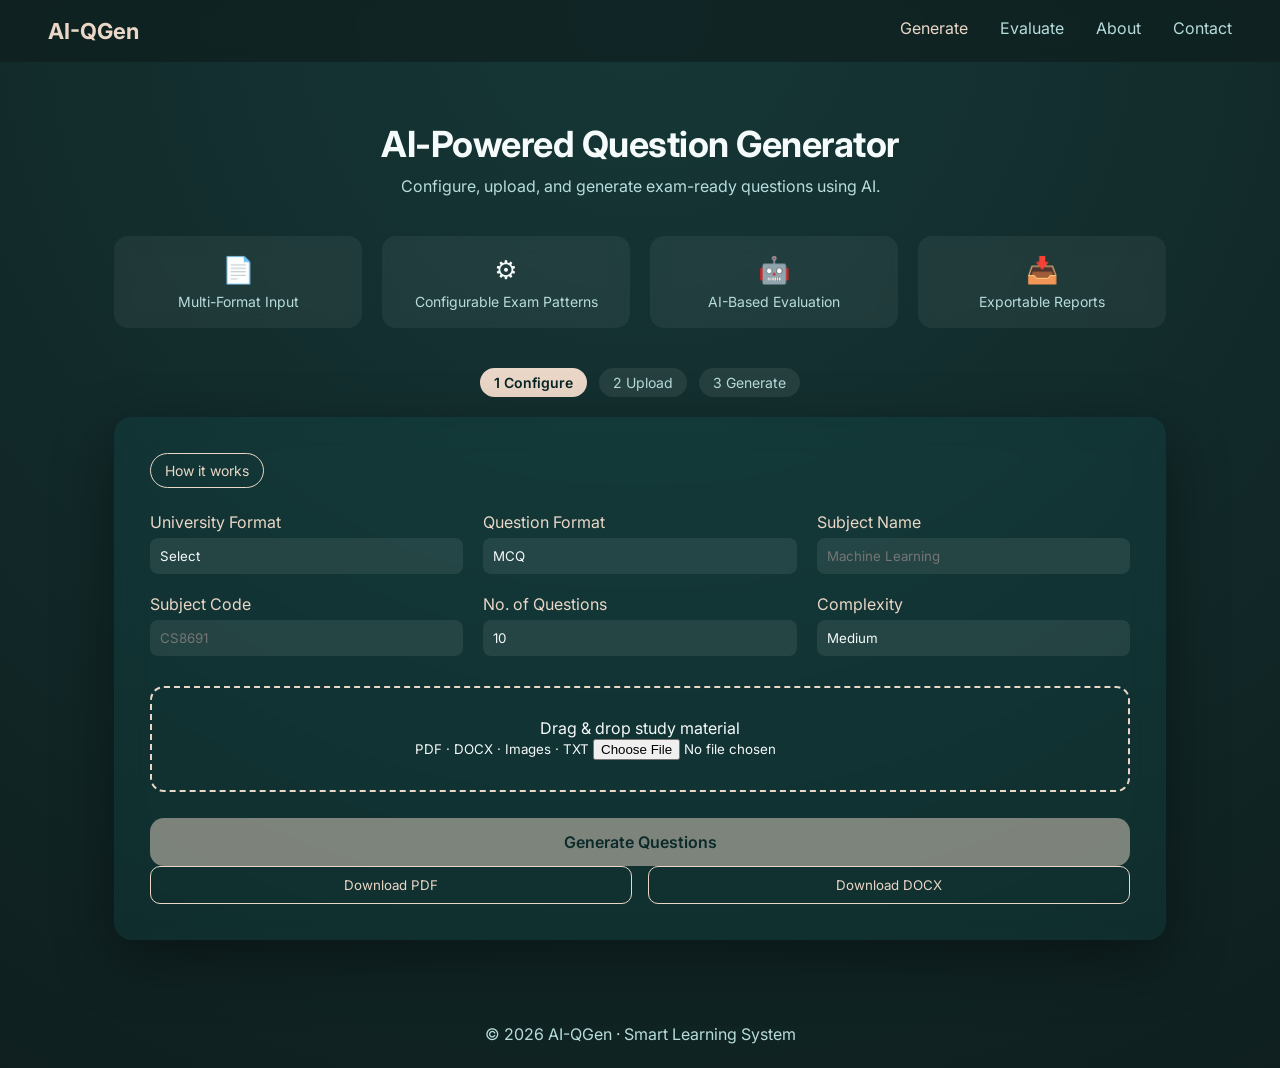
<file: Front-end/index.html>
<!DOCTYPE html>
<html lang="en">

<head>
  <meta charset="UTF-8" />
  <title>AI-QGen | Generate Questions</title>
  <meta name="viewport" content="width=device-width, initial-scale=1.0" />

  <!-- FONT -->
  <link rel="preconnect" href="https://fonts.googleapis.com">
  <link rel="preconnect" href="https://fonts.gstatic.com" crossorigin>
  <link href="https://fonts.googleapis.com/css2?family=Inter:wght@300;400;500;600;700&display=swap" rel="stylesheet">

  <link rel="stylesheet" href="css/base.css" />
  <link rel="stylesheet" href="css/generate.css" />
</head>

<body>

  <!-- NAVBAR -->
  <header class="navbar">
    <div class="logo">AI-QGen</div>
    <nav>
      <a class="active">Generate</a>
      <a href="evaluate.html">Evaluate</a>
      <a href="about.html">About</a>
      <a href="contact.html">Contact</a>
    </nav>
  </header>

  <main class="page">

    <!-- HERO -->
    <section class="hero">
      <h1>AI-Powered Question Generator</h1>
      <p>Configure, upload, and generate exam-ready questions using AI.</p>
    </section>

    <!-- CAPABILITIES -->
    <section class="capabilities">
      <div class="capability"><span>📄</span><p>Multi-Format Input</p></div>
      <div class="capability"><span>⚙️</span><p>Configurable Exam Patterns</p></div>
      <div class="capability"><span>🤖</span><p>AI-Based Evaluation</p></div>
      <div class="capability"><span>📥</span><p>Exportable Reports</p></div>
    </section>

    <!-- STEPS -->
    <div class="steps">
      <div class="step active">1 Configure</div>
      <div class="step">2 Upload</div>
      <div class="step">3 Generate</div>
    </div>

    <section class="glass-card">

      <!-- HOW IT WORKS -->
      <div class="how-it-works">
        <button type="button" class="how-toggle" id="howToggle">
          How it works
        </button>

        <div class="how-content" id="howContent">
          <ol>
            <li>Upload study material (PDF, DOCX, images, notes)</li>
            <li>Select exam format and structure</li>
            <li>Configure difficulty and number of questions</li>
            <li>Generate and download instantly</li>
          </ol>
        </div>
      </div>

      <!-- CONFIG -->
      <div class="config-grid">

        <div class="field">
          <label>University Format</label>
          <select id="university">
            <option value="">Select</option>
            <option>Anna University</option>
            <option>VTU</option>
            <option>JNTU</option>
          </select>
        </div>

        <div class="field">
          <label>Question Format</label>
          <select id="qformat">
            <option>MCQ</option>
            <option>2 Marks</option>
            <option>5 Marks</option>
            <option>10 Marks</option>
            <option>16 Marks</option>
          </select>
        </div>

        <div class="field">
          <label>Subject Name</label>
          <input id="subject" type="text" placeholder="Machine Learning">
        </div>

        <div class="field">
          <label>Subject Code</label>
          <input type="text" placeholder="CS8691">
        </div>

        <div class="field">
          <label>No. of Questions</label>
          <input type="number" value="10">
        </div>

        <div class="field">
          <label>Complexity</label>
          <select>
            <option>Easy</option>
            <option selected>Medium</option>
            <option>Hard</option>
          </select>
        </div>

      </div>

      <!-- UPLOAD -->
      <div class="upload-zone" id="uploadZone">
        <span id="uploadText">
          Drag & drop study material<br>
          <small>PDF · DOCX · Images · TXT</small>
        </span>
        <input type="file" id="fileInput" />
      </div>

      <!-- ACTION -->
      <button
        type="button"
        class="primary-btn disabled"
        id="generateBtn"
        disabled>
        Generate Questions
      </button>

      <!-- OUTPUT -->
      <section class="output" id="output"></section>

      <!-- DOWNLOAD -->
      <div class="download-actions">
        <button type="button" class="ghost-btn">Download PDF</button>
        <button type="button" class="ghost-btn">Download DOCX</button>
      </div>

    </section>

  </main>

  <footer>
    © 2026 AI-QGen · Smart Learning System
  </footer>

  <!-- GLOBAL SAFETY NET -->
  <script>
    document.addEventListener("submit", e => e.preventDefault());
  </script>

  <script src="js/generate.js"></script>
</body>
</html>
</file>
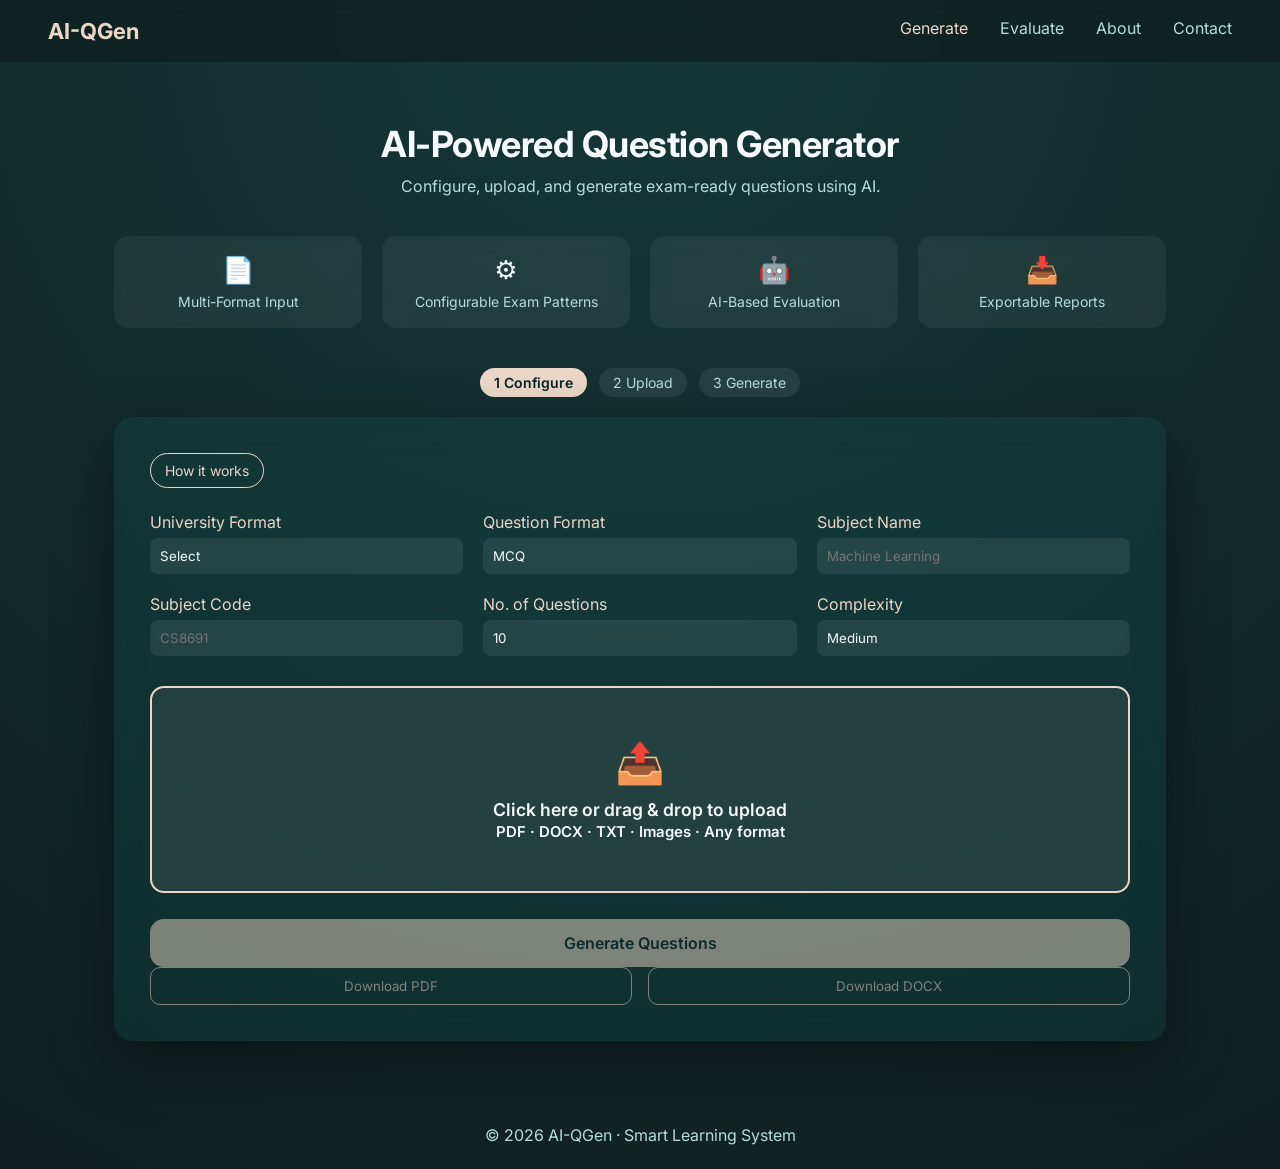
<file: frontend/index.html>
<!DOCTYPE html>
<html lang="en">

<head>
  <meta charset="UTF-8" />
  <title>AI-QGen | Generate Questions</title>
  <meta name="viewport" content="width=device-width, initial-scale=1.0" />

  <!-- FONT -->
  <link rel="preconnect" href="https://fonts.googleapis.com">
  <link rel="preconnect" href="https://fonts.gstatic.com" crossorigin>
  <link href="https://fonts.googleapis.com/css2?family=Inter:wght@300;400;500;600;700&display=swap" rel="stylesheet">

  <link rel="stylesheet" href="css/base.css" />
  <link rel="stylesheet" href="css/generate.css" />
</head>

<body>

  <!-- NAVBAR -->
  <header class="navbar">
    <div class="logo">AI-QGen</div>
    <nav>
      <a class="active">Generate</a>
      <a href="evaluate.html">Evaluate</a>
      <a href="about.html">About</a>
      <a href="contact.html">Contact</a>
    </nav>
  </header>

  <main class="page">

    <!-- HERO -->
    <section class="hero">
      <h1>AI-Powered Question Generator</h1>
      <p>Configure, upload, and generate exam-ready questions using AI.</p>
    </section>

    <!-- CAPABILITIES -->
    <section class="capabilities">
      <div class="capability"><span>📄</span><p>Multi-Format Input</p></div>
      <div class="capability"><span>⚙️</span><p>Configurable Exam Patterns</p></div>
      <div class="capability"><span>🤖</span><p>AI-Based Evaluation</p></div>
      <div class="capability"><span>📥</span><p>Exportable Reports</p></div>
    </section>

    <!-- STEPS -->
    <div class="steps">
      <div class="step active">1 Configure</div>
      <div class="step">2 Upload</div>
      <div class="step">3 Generate</div>
    </div>

    <section class="glass-card">

      <!-- HOW IT WORKS -->
      <div class="how-it-works">
        <button type="button" class="how-toggle" id="howToggle">
          How it works
        </button>

        <div class="how-content" id="howContent">
          <ol>
            <li>Upload study material (PDF, DOCX, images, notes)</li>
            <li>Select exam format and structure</li>
            <li>Configure difficulty and number of questions</li>
            <li>Generate and download instantly</li>
          </ol>
        </div>
      </div>

      <!-- CONFIG -->
      <div class="config-grid">

        <div class="field">
          <label>University Format</label>
          <select id="university">
            <option value="">Select</option>
            <option>Anna University</option>
            <option>VTU</option>
            <option>JNTU</option>
          </select>
        </div>

        <div class="field">
          <label>Question Format</label>
          <select id="qformat">
            <option>MCQ</option>
            <option>2 Marks</option>
            <option>5 Marks</option>
            <option>10 Marks</option>
            <option>16 Marks</option>
          </select>
        </div>

        <div class="field">
          <label>Subject Name</label>
          <input id="subject" type="text" placeholder="Machine Learning">
        </div>

        <div class="field">
          <label>Subject Code</label>
          <input type="text" placeholder="CS8691">
        </div>

        <div class="field">
          <label>No. of Questions</label>
          <input type="number" value="10">
        </div>

        <div class="field">
          <label>Complexity</label>
          <select>
            <option>Easy</option>
            <option selected>Medium</option>
            <option>Hard</option>
          </select>
        </div>

      </div>

      <!-- UPLOAD -->
      <div id="uploadContainer" style="margin-bottom: 26px;">
        <input type="file" id="fileInput" accept=".pdf,.docx,.doc,.txt,.md,.jpg,.jpeg,.png,.gif,.bmp,.xlsx,.csv,text/*,image/*" />
        <div class="upload-zone" id="uploadZone">
          <div style="text-align: center;">
            <div style="font-size: 2.5em; margin-bottom: 12px;">📤</div>
            <span id="uploadText" style="font-size: 1.1em; font-weight: 600;">
              Click here or drag & drop to upload<br>
              <small style="font-size: 0.85em;">PDF · DOCX · TXT · Images · Any format</small>
            </span>
          </div>
        </div>
      </div>

      <!-- ACTION -->
      <button
        type="button"
        class="primary-btn disabled"
        id="generateBtn"
        disabled>
        Generate Questions
      </button>

      <!-- OUTPUT -->
      <section class="output" id="output"></section>

      <!-- DOWNLOAD -->
      <div class="download-actions">
        <button type="button" class="ghost-btn" id="exportPdfBtn" disabled>Download PDF</button>
        <button type="button" class="ghost-btn" id="exportDocxBtn" disabled>Download DOCX</button>
      </div>

    </section>

  </main>

  <footer>
    © 2026 AI-QGen · Smart Learning System
  </footer>

  <!-- GLOBAL SAFETY NET -->
  <script>
    document.addEventListener("submit", e => e.preventDefault());
  </script>

  <script src="js/generate.js"></script>
</body>
</html>
</file>
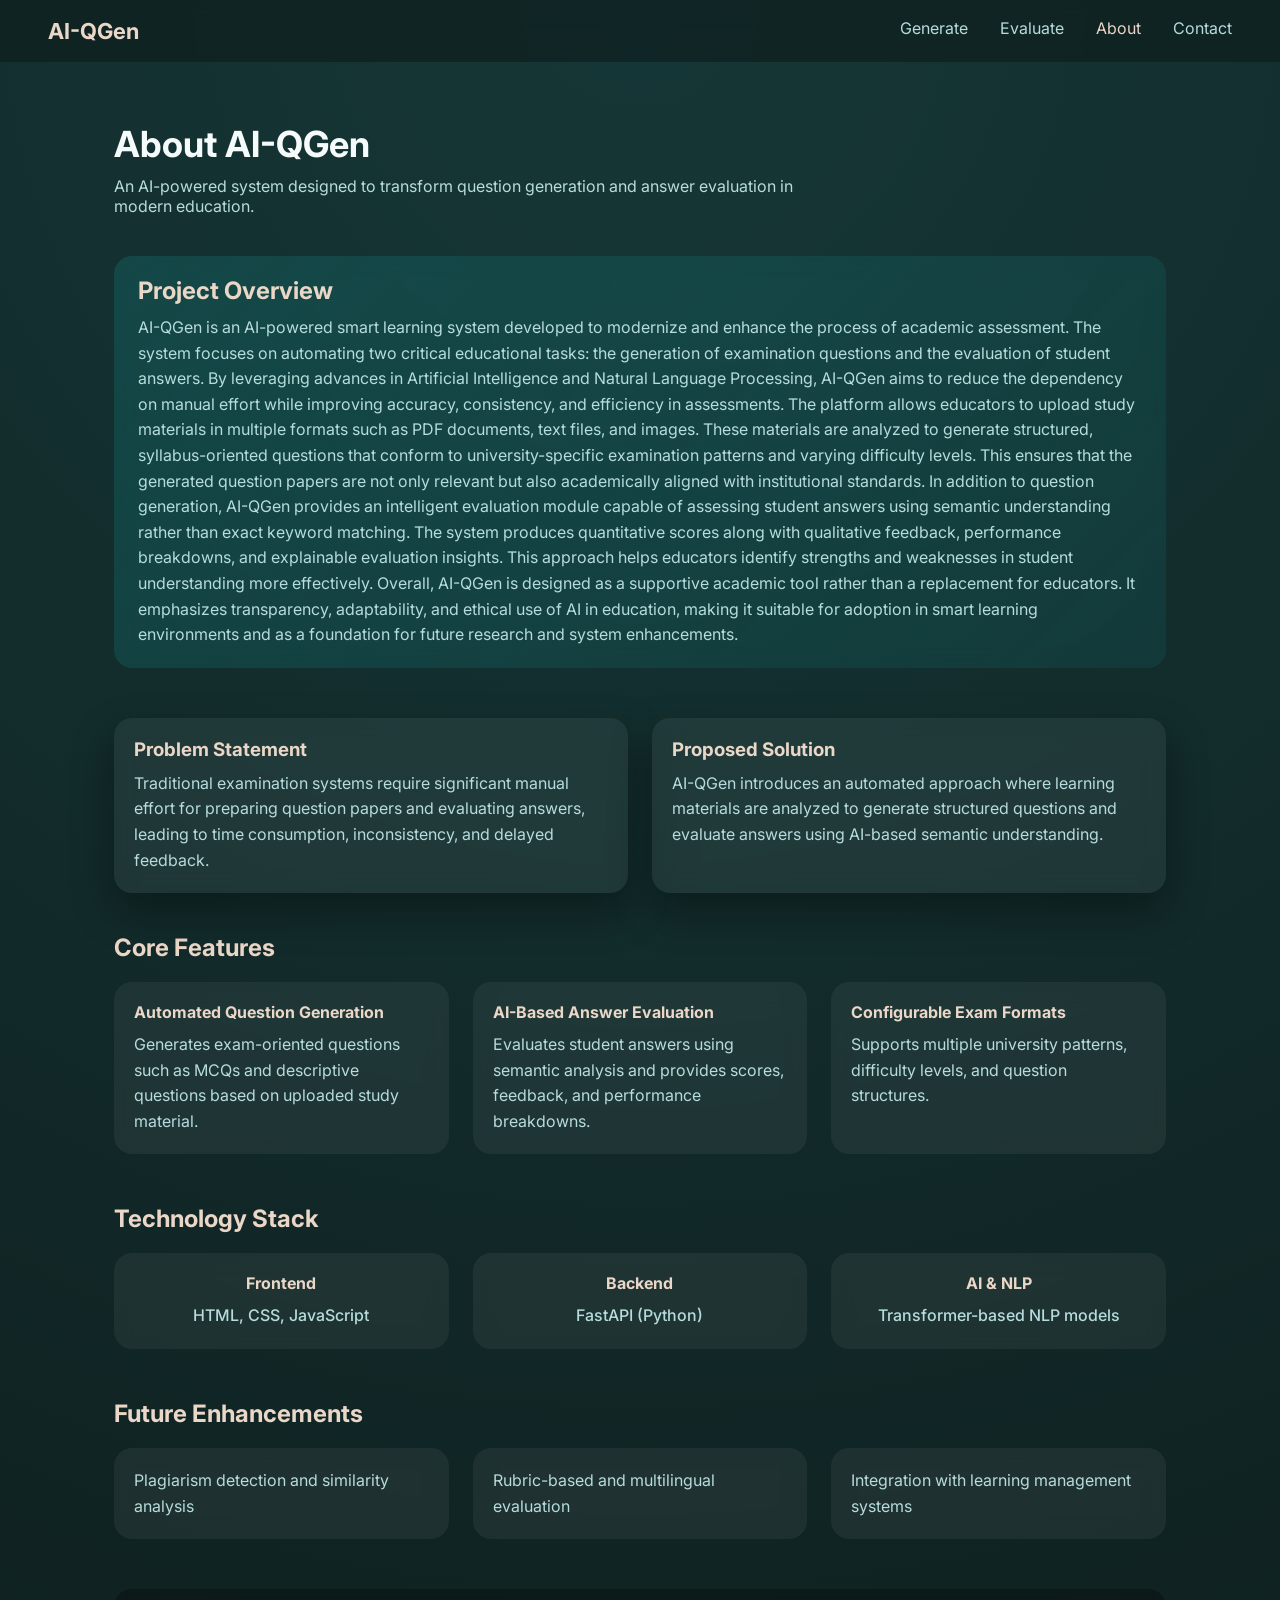
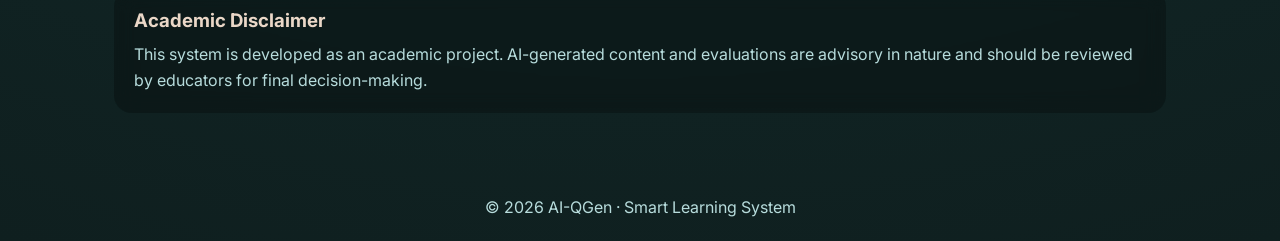
<file: Front-end/about.html>
<!DOCTYPE html>
<html lang="en">

<head>
  <meta charset="UTF-8" />
  <title>AI-QGen | About</title>
  <meta name="viewport" content="width=device-width, initial-scale=1.0" />

  <!-- Font -->
  <link rel="preconnect" href="https://fonts.googleapis.com">
  <link rel="preconnect" href="https://fonts.gstatic.com" crossorigin>
  <link href="https://fonts.googleapis.com/css2?family=Inter:wght@300;400;500;600;700&display=swap" rel="stylesheet">

  <link rel="stylesheet" href="css/base.css" />
  <link rel="stylesheet" href="css/about.css" />
</head>

<body>

  <header class="navbar">
    <div class="logo">AI-QGen</div>
    <nav>
      <a href="index.html">Generate</a>
      <a href="evaluate.html">Evaluate</a>
      <a class="active">About</a>
      <a href="contact.html">Contact</a>
    </nav>
  </header>

  <main class="page">

    <!-- HERO -->
    <section class="hero">
      <h1>About AI-QGen</h1>
      <p>
        An AI-powered system designed to transform question generation
        and answer evaluation in modern education.
      </p>
    </section>

    <!-- OVERVIEW -->
    <section class="card highlight">
      <h2>Project Overview</h2>
      <p>
        AI-QGen is an AI-powered smart learning system developed to modernize and enhance the process of academic
        assessment. The system focuses on automating two critical educational tasks: the generation of examination
        questions and the evaluation of student answers. By leveraging advances in Artificial Intelligence and Natural
        Language Processing, AI-QGen aims to reduce the dependency on manual effort while improving accuracy,
        consistency, and efficiency in assessments.

        The platform allows educators to upload study materials in multiple formats such as PDF documents, text files,
        and images. These materials are analyzed to generate structured, syllabus-oriented questions that conform to
        university-specific examination patterns and varying difficulty levels. This ensures that the generated question
        papers are not only relevant but also academically aligned with institutional standards.

        In addition to question generation, AI-QGen provides an intelligent evaluation module capable of assessing
        student answers using semantic understanding rather than exact keyword matching. The system produces
        quantitative scores along with qualitative feedback, performance breakdowns, and explainable evaluation
        insights. This approach helps educators identify strengths and weaknesses in student understanding more
        effectively.

        Overall, AI-QGen is designed as a supportive academic tool rather than a replacement for educators. It
        emphasizes transparency, adaptability, and ethical use of AI in education, making it suitable for adoption in
        smart learning environments and as a foundation for future research and system enhancements.
      </p>
    </section>

    <!-- PROBLEM & SOLUTION -->
    <section class="grid two">

      <div class="card">
        <h3>Problem Statement</h3>
        <p>
          Traditional examination systems require significant manual effort
          for preparing question papers and evaluating answers, leading to
          time consumption, inconsistency, and delayed feedback.
        </p>
      </div>

      <div class="card">
        <h3>Proposed Solution</h3>
        <p>
          AI-QGen introduces an automated approach where learning materials
          are analyzed to generate structured questions and evaluate answers
          using AI-based semantic understanding.
        </p>
      </div>

    </section>

    <!-- FEATURES -->
    <section>
      <h2 class="section-title">Core Features</h2>

      <div class="grid three">

        <div class="card interactive">
          <h4>Automated Question Generation</h4>
          <p>
            Generates exam-oriented questions such as MCQs and descriptive
            questions based on uploaded study material.
          </p>
        </div>

        <div class="card interactive">
          <h4>AI-Based Answer Evaluation</h4>
          <p>
            Evaluates student answers using semantic analysis and provides
            scores, feedback, and performance breakdowns.
          </p>
        </div>

        <div class="card interactive">
          <h4>Configurable Exam Formats</h4>
          <p>
            Supports multiple university patterns, difficulty levels, and
            question structures.
          </p>
        </div>

      </div>
    </section>

    <!-- TECH STACK -->
    <section>
      <h2 class="section-title">Technology Stack</h2>

      <div class="grid three">

        <div class="card tech">
          <h4>Frontend</h4>
          <p>HTML, CSS, JavaScript</p>
        </div>

        <div class="card tech">
          <h4>Backend</h4>
          <p>FastAPI (Python)</p>
        </div>

        <div class="card tech">
          <h4>AI & NLP</h4>
          <p>Transformer-based NLP models</p>
        </div>

      </div>
    </section>

    <!-- FUTURE SCOPE -->
    <section>
      <h2 class="section-title">Future Enhancements</h2>

      <div class="grid three">

        <div class="card interactive">
          <p>Plagiarism detection and similarity analysis</p>
        </div>

        <div class="card interactive">
          <p>Rubric-based and multilingual evaluation</p>
        </div>

        <div class="card interactive">
          <p>Integration with learning management systems</p>
        </div>

      </div>
    </section>

    <!-- ACADEMIC NOTE -->
    <section class="card note">
      <h3>Academic Disclaimer</h3>
      <p>
        This system is developed as an academic project. AI-generated content
        and evaluations are advisory in nature and should be reviewed by
        educators for final decision-making.
      </p>
    </section>

  </main>

  <footer>
    © 2026 AI-QGen · Smart Learning System
  </footer>

</body>

</html>
</file>
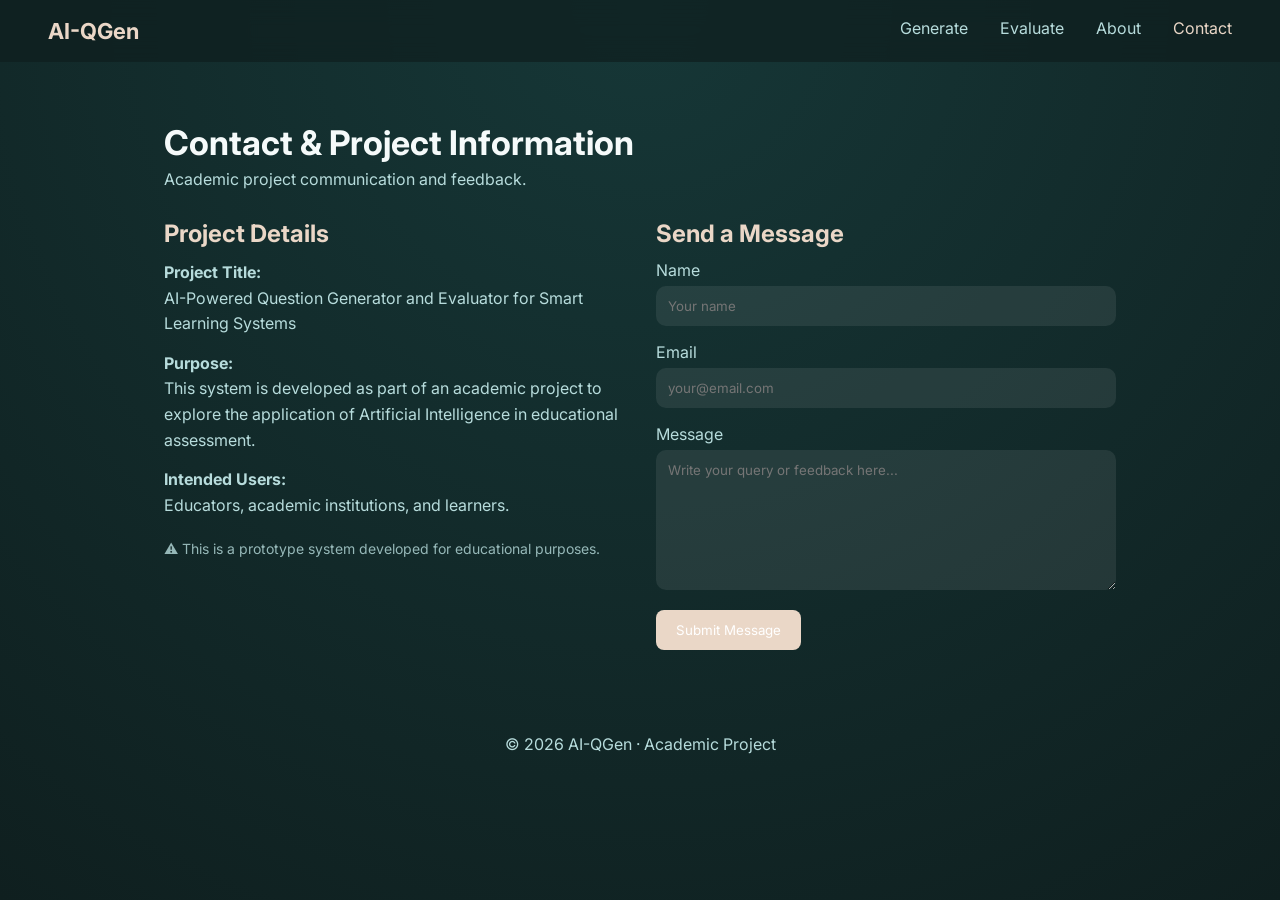
<file: Front-end/contact.html>
<!DOCTYPE html>
<html lang="en">
<head>
  <meta charset="UTF-8" />
  <title>AI-QGen | Contact</title>
  <meta name="viewport" content="width=device-width, initial-scale=1.0" />

  <!-- Font -->
  <link rel="preconnect" href="https://fonts.googleapis.com">
  <link rel="preconnect" href="https://fonts.gstatic.com" crossorigin>
  <link href="https://fonts.googleapis.com/css2?family=Inter:wght@300;400;500;600;700&display=swap" rel="stylesheet">

  <link rel="stylesheet" href="css/base.css" />
  <link rel="stylesheet" href="css/contact.css" />
</head>
<body>

<header class="navbar">
  <div class="logo">AI-QGen</div>
  <nav>
    <a href="index.html">Generate</a>
    <a href="evaluate.html">Evaluate</a>
    <a href="about.html">About</a>
    <a class="active">Contact</a>
  </nav>
</header>

<main class="page">

  <section class="hero">
    <h1>Contact & Project Information</h1>
    <p>Academic project communication and feedback.</p>
  </section>

  <section class="glass-card contact-grid">

    <!-- INFO -->
    <div class="contact-info">
      <h2>Project Details</h2>

      <p>
        <strong>Project Title:</strong><br>
        AI-Powered Question Generator and Evaluator for Smart Learning Systems
      </p>

      <p>
        <strong>Purpose:</strong><br>
        This system is developed as part of an academic project to explore the
        application of Artificial Intelligence in educational assessment.
      </p>

      <p>
        <strong>Intended Users:</strong><br>
        Educators, academic institutions, and learners.
      </p>

      <p class="note">
        ⚠️ This is a prototype system developed for educational purposes.
      </p>
    </div>

    <!-- FORM -->
    <div class="contact-form-wrapper">
      <h2>Send a Message</h2>

      <form class="contact-form">

        <div class="field">
          <label>Name</label>
          <input type="text" placeholder="Your name">
        </div>

        <div class="field">
          <label>Email</label>
          <input type="email" placeholder="your@email.com">
        </div>

        <div class="field">
          <label>Message</label>
          <textarea placeholder="Write your query or feedback here..."></textarea>
        </div>

        <button class="primary-btn">Submit Message</button>

      </form>
    </div>

  </section>

</main>

<footer>
  © 2026 AI-QGen · Academic Project
</footer>

</body>
</html>
</file>
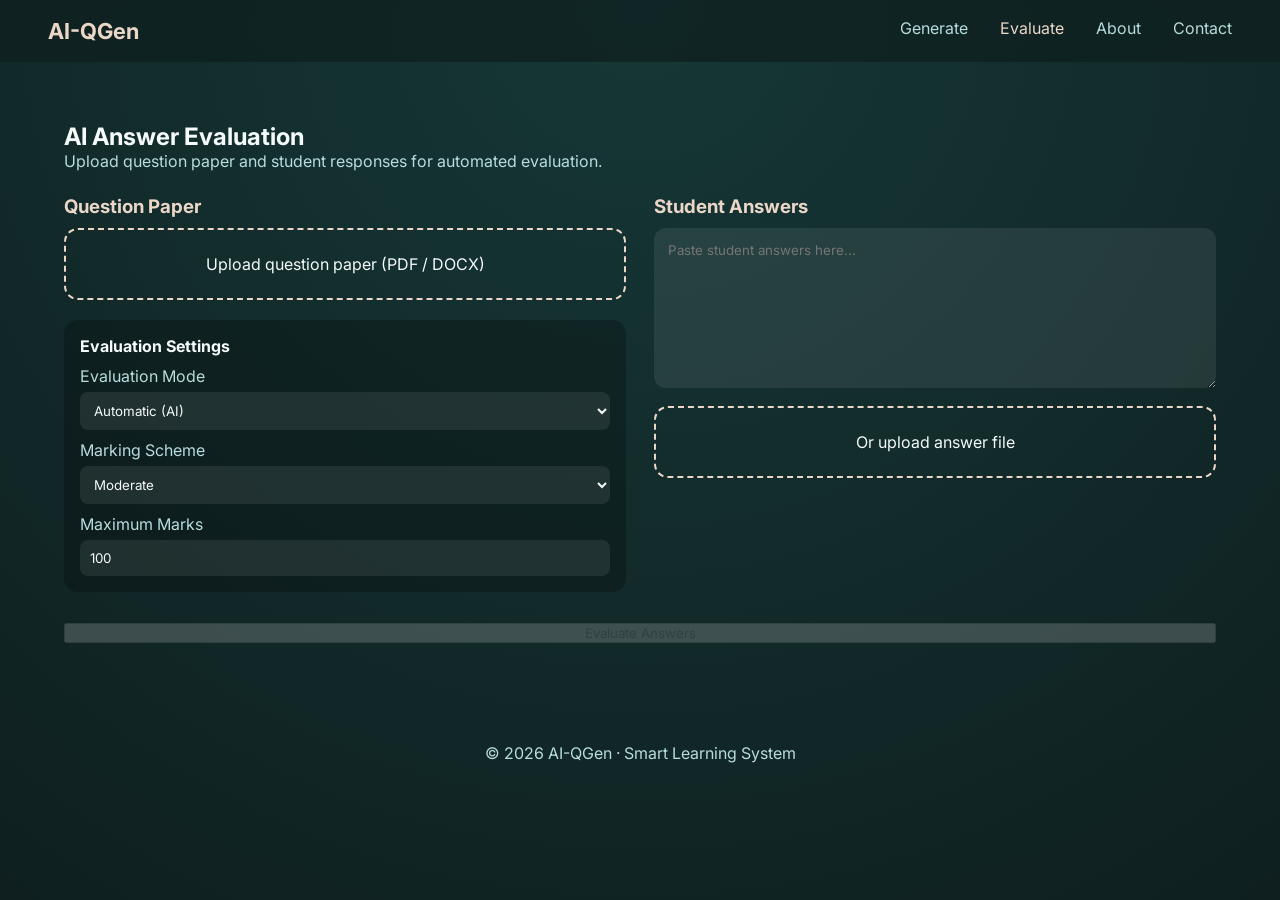
<file: Front-end/evaluate.html>
<!DOCTYPE html>
<html lang="en">
<head>
  <meta charset="UTF-8" />
  <title>AI-QGen | Evaluation</title>
  <meta name="viewport" content="width=device-width, initial-scale=1.0" />

  <!-- Font -->
  <link rel="preconnect" href="https://fonts.googleapis.com">
  <link rel="preconnect" href="https://fonts.gstatic.com" crossorigin>
  <link href="https://fonts.googleapis.com/css2?family=Inter:wght@300;400;500;600;700&display=swap" rel="stylesheet">

  <link rel="stylesheet" href="css/base.css" />
  <link rel="stylesheet" href="css/evaluate.css" />
</head>
<body>

<header class="navbar">
  <div class="logo">AI-QGen</div>
  <nav>
    <a href="index.html">Generate</a>
    <a class="active">Evaluate</a>
    <a href="about.html">About</a>
    <a href="contact.html">Contact</a>
  </nav>
</header>

<main class="page">

  <!-- HERO -->
  <section class="hero">
    <h1>AI Answer Evaluation</h1>
    <p>Upload question paper and student responses for automated evaluation.</p>
  </section>

  <!-- MAIN CARD -->
  <section class="glass-card">

    <!-- UPLOAD GRID -->
    <div class="grid">

      <!-- QUESTION PAPER -->
      <div class="block">
        <h3>Question Paper</h3>
        <div class="upload" id="paperUpload">
          <span id="paperText">Upload question paper (PDF / DOCX)</span>
          <input type="file" id="paperInput" hidden>
        </div>

        <!-- SETTINGS -->
        <div class="settings">
          <h4>Evaluation Settings</h4>

          <label>Evaluation Mode</label>
          <select>
            <option>Automatic (AI)</option>
            <option>Manual Review</option>
          </select>

          <label>Marking Scheme</label>
          <select>
            <option>Moderate</option>
            <option>Strict</option>
            <option>Lenient</option>
          </select>

          <label>Maximum Marks</label>
          <input type="number" value="100">
        </div>
      </div>

      <!-- ANSWERS -->
      <div class="block">
        <h3>Student Answers</h3>

        <textarea id="answerText"
          placeholder="Paste student answers here..."></textarea>

        <div class="upload small" id="answerUpload">
          <span id="answerTextFile">Or upload answer file</span>
          <input type="file" id="answerInput" hidden>
        </div>
      </div>

    </div>

    <!-- ACTION -->
    <button class="primary-btn disabled" id="evaluateBtn" disabled>
      Evaluate Answers
    </button>

    <!-- PROGRESS -->
    <div class="progress" id="progress">
      Evaluating answers using AI…
    </div>

    <!-- RESULTS -->
    <section class="results" id="results">

      <!-- CRITERIA -->
      <div class="criteria">
        <span class="chip active">Concept Accuracy</span>
        <span class="chip active">Keyword Coverage</span>
        <span class="chip active">Structure</span>
        <span class="chip">Grammar</span>
      </div>

      <!-- SCORE -->
      <div class="score-card">
        <div class="score">78<span>/100</span></div>
        <p>Good understanding with minor gaps</p>
      </div>

      <!-- PERFORMANCE -->
      <div class="performance">
        <h3>Section-wise Performance</h3>

        <div class="bar"><label>Concept Understanding</label><span style="width:80%"></span></div>
        <div class="bar"><label>Answer Structure</label><span style="width:65%"></span></div>
        <div class="bar"><label>Clarity</label><span style="width:70%"></span></div>
      </div>

      <!-- COMPARISON -->
      <div class="comparison">
        <h3>Answer Comparison (Sample)</h3>
        <div class="compare-grid">
          <div>
            <h4>Expected Answer</h4>
            <p>Explains supervised learning with labeled training data.</p>
          </div>
          <div>
            <h4>Student Answer</h4>
            <p>Defines learning but misses labeled data explanation.</p>
          </div>
        </div>
      </div>

      <!-- EXPLAINABILITY -->
      <div class="explain">
        <h3>How AI Evaluated</h3>
        <ul>
          <li>Matched key concepts from reference answers</li>
          <li>Detected missing explanations</li>
          <li>Analyzed structure and clarity</li>
        </ul>
      </div>

      <!-- MANUAL -->
      <div class="manual">
        <h3>Manual Review (Future Scope)</h3>
        <input type="number" placeholder="Adjust score (+/-)">
        <textarea placeholder="Teacher remark (optional)"></textarea>
      </div>

      <!-- DOWNLOAD -->
      <div class="download">
        <button class="ghost-btn">Download PDF</button>
        <button class="ghost-btn">Download DOCX</button>
      </div>

    </section>

  </section>

</main>

<footer>
  © 2026 AI-QGen · Smart Learning System
</footer>

<script src="js/evaluate.js"></script>
</body>
</html>
</file>
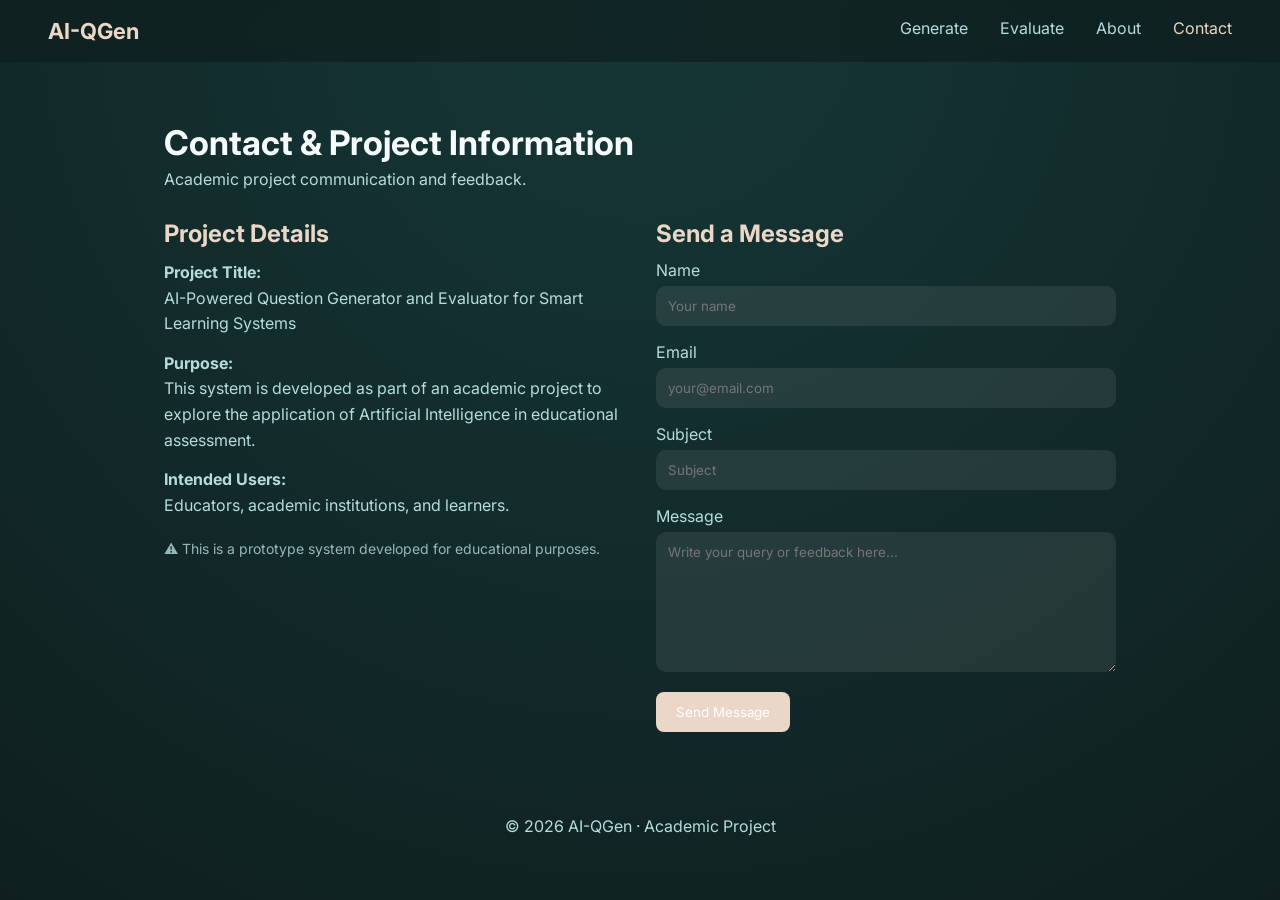
<file: frontend/contact.html>
<!DOCTYPE html>
<html lang="en">
<head>
  <meta charset="UTF-8" />
  <title>AI-QGen | Contact</title>
  <meta name="viewport" content="width=device-width, initial-scale=1.0" />

  <!-- Font -->
  <link rel="preconnect" href="https://fonts.googleapis.com">
  <link rel="preconnect" href="https://fonts.gstatic.com" crossorigin>
  <link href="https://fonts.googleapis.com/css2?family=Inter:wght@300;400;500;600;700&display=swap" rel="stylesheet">

  <link rel="stylesheet" href="css/base.css" />
  <link rel="stylesheet" href="css/contact.css" />
</head>
<body>

<header class="navbar">
  <div class="logo">AI-QGen</div>
  <nav>
    <a href="index.html">Generate</a>
    <a href="evaluate.html">Evaluate</a>
    <a href="about.html">About</a>
    <a class="active">Contact</a>
  </nav>
</header>

<main class="page">

  <section class="hero">
    <h1>Contact & Project Information</h1>
    <p>Academic project communication and feedback.</p>
  </section>

  <section class="glass-card contact-grid">

    <!-- INFO -->
    <div class="contact-info">
      <h2>Project Details</h2>

      <p>
        <strong>Project Title:</strong><br>
        AI-Powered Question Generator and Evaluator for Smart Learning Systems
      </p>

      <p>
        <strong>Purpose:</strong><br>
        This system is developed as part of an academic project to explore the
        application of Artificial Intelligence in educational assessment.
      </p>

      <p>
        <strong>Intended Users:</strong><br>
        Educators, academic institutions, and learners.
      </p>

      <p class="note">
        ⚠️ This is a prototype system developed for educational purposes.
      </p>
    </div>

    <!-- FORM -->
    <div class="contact-form-wrapper">
      <h2>Send a Message</h2>

      <form class="contact-form" id="contactForm">

        <div class="field">
          <label>Name</label>
          <input type="text" name="name" placeholder="Your name" required>
        </div>

        <div class="field">
          <label>Email</label>
          <input type="email" name="email" placeholder="your@email.com" required>
        </div>

        <div class="field">
          <label>Subject</label>
          <input type="text" name="subject" placeholder="Subject" required>
        </div>

        <div class="field">
          <label>Message</label>
          <textarea name="message" placeholder="Write your query or feedback here..." required></textarea>
        </div>

        <button class="primary-btn" id="submitBtn">Send Message</button>

      </form>

      <div id="result"></div>
    </div>

  </section>

</main>

<footer>
  © 2026 AI-QGen · Academic Project
</footer>

<script src="js/contact.js"></script>
</body>
</html>
</file>
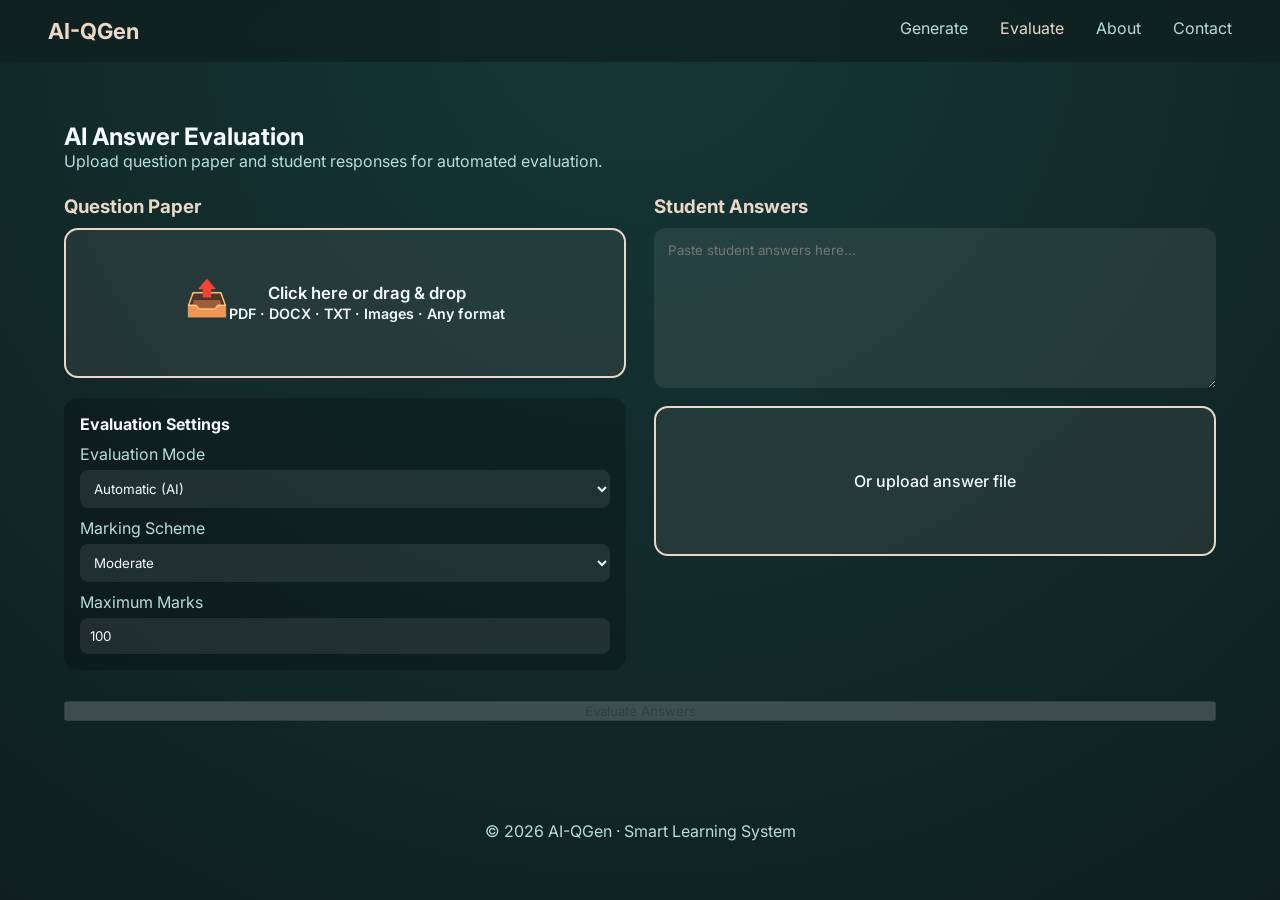
<file: frontend/evaluate.html>
<!DOCTYPE html>
<html lang="en">
<head>
  <meta charset="UTF-8" />
  <title>AI-QGen | Evaluation</title>
  <meta name="viewport" content="width=device-width, initial-scale=1.0" />

  <!-- Font -->
  <link rel="preconnect" href="https://fonts.googleapis.com">
  <link rel="preconnect" href="https://fonts.gstatic.com" crossorigin>
  <link href="https://fonts.googleapis.com/css2?family=Inter:wght@300;400;500;600;700&display=swap" rel="stylesheet">

  <link rel="stylesheet" href="css/base.css" />
  <link rel="stylesheet" href="css/evaluate.css" />
</head>
<body>

<header class="navbar">
  <div class="logo">AI-QGen</div>
  <nav>
    <a href="index.html">Generate</a>
    <a class="active">Evaluate</a>
    <a href="about.html">About</a>
    <a href="contact.html">Contact</a>
  </nav>
</header>

<main class="page">

  <!-- HERO -->
  <section class="hero">
    <h1>AI Answer Evaluation</h1>
    <p>Upload question paper and student responses for automated evaluation.</p>
  </section>

  <!-- MAIN CARD -->
  <section class="glass-card">

    <!-- UPLOAD GRID -->
    <div class="grid">

      <!-- QUESTION PAPER -->
      <div class="block">
        <h3>Question Paper</h3>
        <div class="upload" id="uploadZone">
          <div style="font-size: 2.2em; margin-bottom: 12px;">📤</div>
          <span id="uploadText" style="font-size: 1.05em; font-weight: 600;">
            Click here or drag & drop<br>
            <small style="font-size: 0.85em;">PDF · DOCX · TXT · Images · Any format</small>
          </span>
          <input type="file" id="fileInput" hidden>
        </div>

        <!-- SETTINGS -->
        <div class="settings">
          <h4>Evaluation Settings</h4>

          <label>Evaluation Mode</label>
          <select>
            <option>Automatic (AI)</option>
            <option>Manual Review</option>
          </select>

          <label>Marking Scheme</label>
          <select>
            <option>Moderate</option>
            <option>Strict</option>
            <option>Lenient</option>
          </select>

          <label>Maximum Marks</label>
          <input type="number" value="100">
        </div>
      </div>

      <!-- ANSWERS -->
      <div class="block">
        <h3>Student Answers</h3>

        <textarea id="answerText"
          placeholder="Paste student answers here..."></textarea>

        <div class="upload small" id="answerUpload">
          <span id="answerTextFile">Or upload answer file</span>
          <input type="file" id="answerInput" hidden>
        </div>
      </div>

    </div>

    <!-- ACTION -->
    <button class="primary-btn disabled" id="evaluateBtn" disabled>
      Evaluate Answers
    </button>

    <!-- RESULT -->
    <div id="result"></div>

    <!-- RESULTS -->
    <section class="results" id="results">

      <!-- CRITERIA -->
      <div class="criteria">
        <span class="chip active">Concept Accuracy</span>
        <span class="chip active">Keyword Coverage</span>
        <span class="chip active">Structure</span>
        <span class="chip">Grammar</span>
      </div>

      <!-- SCORE -->
      <div class="score-card">
        <div class="score">78<span>/100</span></div>
        <p>Good understanding with minor gaps</p>
      </div>

      <!-- PERFORMANCE -->
      <div class="performance">
        <h3>Section-wise Performance</h3>

        <div class="bar"><label>Concept Understanding</label><span style="width:80%"></span></div>
        <div class="bar"><label>Answer Structure</label><span style="width:65%"></span></div>
        <div class="bar"><label>Clarity</label><span style="width:70%"></span></div>
      </div>

      <!-- COMPARISON -->
      <div class="comparison">
        <h3>Answer Comparison (Sample)</h3>
        <div class="compare-grid">
          <div>
            <h4>Expected Answer</h4>
            <p>Explains supervised learning with labeled training data.</p>
          </div>
          <div>
            <h4>Student Answer</h4>
            <p>Defines learning but misses labeled data explanation.</p>
          </div>
        </div>
      </div>

      <!-- EXPLAINABILITY -->
      <div class="explain">
        <h3>How AI Evaluated</h3>
        <ul>
          <li>Matched key concepts from reference answers</li>
          <li>Detected missing explanations</li>
          <li>Analyzed structure and clarity</li>
        </ul>
      </div>

      <!-- MANUAL -->
      <div class="manual">
        <h3>Manual Review (Future Scope)</h3>
        <input type="number" placeholder="Adjust score (+/-)">
        <textarea placeholder="Teacher remark (optional)"></textarea>
      </div>

      <!-- DOWNLOAD -->
      <div class="download">
        <button class="ghost-btn">Download PDF</button>
        <button class="ghost-btn">Download DOCX</button>
      </div>

    </section>

  </section>

</main>

<footer>
  © 2026 AI-QGen · Smart Learning System
</footer>

<script src="js/evaluate.js"></script>
</body>
</html>
</file>
<file: Front-end/css/base.css>
:root {
  --primary: #157575;
  --accent: #EAD7C7;
  --bg: #0f1f1f;
  --card: rgba(21,117,117,0.15);
  --text: #f5fafa;
  --muted: #b7dcdc;
}

* {
  box-sizing: border-box;
  margin: 0;
  padding: 0;
  font-family: "Inter", system-ui, -apple-system, BlinkMacSystemFont, sans-serif;
}

body {
  background: radial-gradient(circle at top, #163737, var(--bg));
  color: var(--text);
  min-height: 100vh;
}

/* NAVBAR */
.navbar {
  position: sticky;
  top: 0;
  display: flex;
  justify-content: space-between;
  padding: 18px 48px;
  backdrop-filter: blur(12px);
  background: rgba(15,31,31,0.7);
  z-index: 10;
}

.logo {
  font-size: 22px;
  font-weight: 700;
  color: var(--accent);
}

.navbar nav a {
  margin-left: 28px;
  text-decoration: none;
  color: var(--muted);
  position: relative;
  transition: 0.25s;
}

.navbar nav a::after {
  content: "";
  position: absolute;
  left: 0;
  bottom: -6px;
  width: 0;
  height: 2px;
  background: var(--accent);
  transition: 0.25s;
}

.navbar nav a:hover,
.navbar nav a.active {
  color: var(--accent);
}

.navbar nav a:hover::after {
  width: 100%;
}

/* FOOTER */
footer {
  text-align: center;
  padding: 24px;
  color: var(--muted);
}
:focus-visible {
  outline: 2px solid var(--accent);
  outline-offset: 2px;
}
button {
  transition: transform 0.25s ease, box-shadow 0.25s ease;
}

button:hover:not(:disabled) {
  transform: translateY(-2px);
}
button:disabled {
  opacity: 0.5;
  cursor: not-allowed;
}
button, .step, .upload-area {
  user-select: none;
}
</file>
<file: Front-end/css/generate.css>
.page {
  max-width: 1100px;
  margin: 60px auto;
  padding: 0 24px;
}

.hero {
  text-align: center;
  margin-bottom: 40px;
}

.hero h1 {
  font-size: 36px;
  margin-bottom: 10px;
  font-weight: 700;
  letter-spacing: -0.5px;
}

.hero p {
  color: var(--muted);
  font-weight: 400;
}

.glass-card {
  background: var(--card);
  backdrop-filter: blur(16px);
  border-radius: 18px;
  padding: 36px;
  box-shadow: 0 20px 60px rgba(0,0,0,0.4);
  animation: fadeUp 0.6s ease;
}

@keyframes fadeUp {
  from { opacity: 0; transform: translateY(20px); }
  to { opacity: 1; transform: translateY(0); }
}

/* CONFIG */
.config-grid {
  display: grid;
  grid-template-columns: repeat(auto-fit,minmax(240px,1fr));
  gap: 20px;
  margin-bottom: 30px;
}

.field label {
  display: block;
  margin-bottom: 6px;
  color: var(--accent);
}

.field input,
.field select {
  width: 100%;
  padding: 10px;
  border-radius: 8px;
  border: none;
  background: rgba(255,255,255,0.08);
  color: var(--text);
  appearance: none;
}
.field select option {
  background-color: #0f1f1f;   /* dark background */
  color: #EAD7C7;              /* readable accent text */
}

/* UPLOAD */
.upload-zone {
  border: 2px dashed var(--accent);
  border-radius: 14px;
  padding: 30px;
  text-align: center;
  cursor: pointer;
  margin-bottom: 26px;
  transition: 0.3s;
}

.upload-zone:hover {
  background: rgba(234,215,199,0.1);
  transform: translateY(-4px);
}

/* BUTTONS */
.primary-btn {
  width: 100%;
  padding: 14px;
  background: var(--accent);
  color: #082424;
  border: none;
  border-radius: 14px;
  font-size: 16px;
  font-weight: 700;
  cursor: pointer;
  transition: 0.3s;
  font-weight: 600;
}

.primary-btn:hover {
  transform: translateY(-3px);
  box-shadow: 0 12px 30px rgba(234,215,199,0.4);
}

.download-bar {
  display: flex;
  justify-content: center;
  gap: 20px;
  margin-top: 26px;
}

.ghost-btn {
  background: transparent;
  border: 1px solid var(--accent);
  color: var(--accent);
  padding: 10px 22px;
  border-radius: 10px;
  cursor: pointer;
  transition: 0.25s;
}

.ghost-btn:hover {
  background: var(--accent);
  color: #082424;
}

.steps {
  display: flex;
  gap: 12px;
  justify-content: center;
  margin-bottom: 20px;
}

.step {
  padding: 6px 14px;
  border-radius: 20px;
  background: rgba(255,255,255,0.08);
  color: var(--muted);
  font-size: 14px;
}

.step.active {
  background: var(--accent);
  color: #082424;
  font-weight: 600;
}

.info {
  cursor: help;
  color: var(--accent);
  font-size: 13px;
}

/* UPLOAD STATES */
.upload-zone.file-selected {
  border-style: solid;
  background: rgba(234,215,199,0.12);
}

/* SUMMARY */
.summary {
  background: rgba(0,0,0,0.2);
  border-radius: 10px;
  padding: 14px;
  margin-bottom: 20px;
  color: var(--muted);
}

/* PROGRESS */
.progress {
  display: none;
  text-align: center;
  margin-top: 16px;
  color: var(--accent);
  animation: pulse 1.2s infinite;
}

@keyframes pulse {
  0% { opacity: .4 }
  50% { opacity: 1 }
  100% { opacity: .4 }
}

.primary-btn.disabled {
  opacity: 0.5;
  cursor: not-allowed;
}
/* ============================
   GENERATED OUTPUT
   ============================ */

.output {
  display: none;
  margin-top: 32px;
  padding: 20px;
  border-radius: 14px;
  background: rgba(0,0,0,0.25);
}

.output h3 {
  margin-bottom: 10px;
  color: var(--accent);
}

.output-info {
  margin-bottom: 16px;
  color: var(--muted);
}

.output-info .muted {
  font-size: 14px;
  opacity: 0.8;
}

.download-actions {
  display: flex;
  gap: 16px;
  flex-wrap: wrap;
}
.download-actions .ghost-btn {
  flex: 1;
  text-align: center;
}
/* ============================
   CAPABILITIES STRIP
   ============================ */

.capabilities {
  display: grid;
  grid-template-columns: repeat(auto-fit, minmax(180px, 1fr));
  gap: 20px;
  margin: 30px 0 40px;
}

.capability {
  background: rgba(255,255,255,0.06);
  backdrop-filter: blur(8px);
  border-radius: 14px;
  padding: 18px;
  text-align: center;
  transition: 0.25s ease;
}

.capability span {
  font-size: 26px;
  display: block;
  margin-bottom: 8px;
}

.capability p {
  color: var(--muted);
  font-size: 14px;
}

.capability:hover {
  transform: translateY(-4px);
  background: rgba(234,215,199,0.12);
}
/* ============================
   RESPONSIVE
   ============================ */
/* ============================
   HOW IT WORKS PANEL
   ============================ */

.how-it-works {
  margin-bottom: 24px;
}

.how-toggle {
  background: transparent;
  border: 1px solid var(--accent);
  color: var(--accent);
  padding: 8px 14px;
  border-radius: 20px;
  cursor: pointer;
  font-size: 14px;
}

.how-toggle:hover {
  background: var(--accent);
  color: #082424;
}

.how-content {
  margin-top: 14px;
  padding: 16px;
  border-radius: 14px;
  background: rgba(0,0,0,0.25);
  display: none;
}

.how-content ol {
  padding-left: 18px;
  color: var(--muted);
}

.how-content li {
  margin-bottom: 8px;
}
</file>
<file: frontend/css/base.css>
:root {
  --primary: #157575;
  --accent: #EAD7C7;
  --bg: #0f1f1f;
  --card: rgba(21,117,117,0.15);
  --text: #f5fafa;
  --muted: #b7dcdc;
}

* {
  box-sizing: border-box;
  margin: 0;
  padding: 0;
  font-family: "Inter", system-ui, -apple-system, BlinkMacSystemFont, sans-serif;
}

body {
  background: radial-gradient(circle at top, #163737, var(--bg));
  color: var(--text);
  min-height: 100vh;
}

/* NAVBAR */
.navbar {
  position: sticky;
  top: 0;
  display: flex;
  justify-content: space-between;
  padding: 18px 48px;
  backdrop-filter: blur(12px);
  background: rgba(15,31,31,0.7);
  z-index: 10;
}

.logo {
  font-size: 22px;
  font-weight: 700;
  color: var(--accent);
}

.navbar nav a {
  margin-left: 28px;
  text-decoration: none;
  color: var(--muted);
  position: relative;
  transition: 0.25s;
}

.navbar nav a::after {
  content: "";
  position: absolute;
  left: 0;
  bottom: -6px;
  width: 0;
  height: 2px;
  background: var(--accent);
  transition: 0.25s;
}

.navbar nav a:hover,
.navbar nav a.active {
  color: var(--accent);
}

.navbar nav a:hover::after {
  width: 100%;
}

/* FOOTER */
footer {
  text-align: center;
  padding: 24px;
  color: var(--muted);
}
:focus-visible {
  outline: 2px solid var(--accent);
  outline-offset: 2px;
}
button {
  transition: transform 0.25s ease, box-shadow 0.25s ease;
}

button:hover:not(:disabled) {
  transform: translateY(-2px);
}
button:disabled {
  opacity: 0.5;
  cursor: not-allowed;
}
button, .step, .upload-area {
  user-select: none;
}
</file>
<file: frontend/css/generate.css>
.page {
  max-width: 1100px;
  margin: 60px auto;
  padding: 0 24px;
}

.hero {
  text-align: center;
  margin-bottom: 40px;
}

.hero h1 {
  font-size: 36px;
  margin-bottom: 10px;
  font-weight: 700;
  letter-spacing: -0.5px;
}

.hero p {
  color: var(--muted);
  font-weight: 400;
}

.glass-card {
  background: var(--card);
  backdrop-filter: blur(16px);
  border-radius: 18px;
  padding: 36px;
  box-shadow: 0 20px 60px rgba(0,0,0,0.4);
  animation: fadeUp 0.6s ease;
}

@keyframes fadeUp {
  from { opacity: 0; transform: translateY(20px); }
  to { opacity: 1; transform: translateY(0); }
}

/* CONFIG */
.config-grid {
  display: grid;
  grid-template-columns: repeat(auto-fit,minmax(240px,1fr));
  gap: 20px;
  margin-bottom: 30px;
}

.field label {
  display: block;
  margin-bottom: 6px;
  color: var(--accent);
}

.field input,
.field select {
  width: 100%;
  padding: 10px;
  border-radius: 8px;
  border: none;
  background: rgba(255,255,255,0.08);
  color: var(--text);
  appearance: none;
}
.field select option {
  background-color: #0f1f1f;   /* dark background */
  color: #EAD7C7;              /* readable accent text */
}

/* FILE INPUT STYLING */
#fileInput {
  display: none;
}

/* UPLOAD */
.upload-zone {
  border: 2px solid var(--accent);
  border-radius: 14px;
  padding: 50px 30px;
  text-align: center;
  cursor: pointer;
  margin-bottom: 26px;
  transition: all 0.3s ease;
  background: rgba(234,215,199,0.08);
  min-height: 160px;
  display: flex;
  align-items: center;
  justify-content: center;
  user-select: none;
  font-weight: 500;
  pointer-events: auto;
}

.upload-zone:hover {
  background: rgba(234,215,199,0.18);
  border-color: rgba(234,215,199,1);
  transform: translateY(-4px);
  box-shadow: 0 12px 30px rgba(234,215,199,0.25);
}

.upload-zone:active {
  transform: translateY(-2px);
}

/* BUTTONS */
.upload-btn {
  width: 100%;
  padding: 12px 16px;
  background: var(--accent);
  color: #082424;
  border: none;
  border-radius: 10px;
  font-size: 14px;
  font-weight: 600;
  cursor: pointer;
  transition: all 0.3s ease;
  margin-bottom: 20px;
}

.upload-btn:hover {
  transform: translateY(-2px);
  box-shadow: 0 8px 20px rgba(234,215,199,0.3);
}

.primary-btn {
  width: 100%;
  padding: 14px;
  background: var(--accent);
  color: #082424;
  border: none;
  border-radius: 14px;
  font-size: 16px;
  font-weight: 700;
  cursor: pointer;
  transition: 0.3s;
  font-weight: 600;
}

.primary-btn:hover {
  transform: translateY(-3px);
  box-shadow: 0 12px 30px rgba(234,215,199,0.4);
}

.download-bar {
  display: flex;
  justify-content: center;
  gap: 20px;
  margin-top: 26px;
}

.ghost-btn {
  background: transparent;
  border: 1px solid var(--accent);
  color: var(--accent);
  padding: 10px 22px;
  border-radius: 10px;
  cursor: pointer;
  transition: 0.25s;
}

.ghost-btn:hover {
  background: var(--accent);
  color: #082424;
}

.steps {
  display: flex;
  gap: 12px;
  justify-content: center;
  margin-bottom: 20px;
}

.step {
  padding: 6px 14px;
  border-radius: 20px;
  background: rgba(255,255,255,0.08);
  color: var(--muted);
  font-size: 14px;
}

.step.active {
  background: var(--accent);
  color: #082424;
  font-weight: 600;
}

.info {
  cursor: help;
  color: var(--accent);
  font-size: 13px;
}

/* UPLOAD STATES */
.upload-zone.file-selected {
  border-style: solid;
  background: rgba(234,215,199,0.12);
  border-color: #4CAF50;
}

.upload-zone.file-uploaded {
  border-style: solid;
  background: rgba(76,175,80,0.1);
  border-color: #4CAF50;
}

/* SUMMARY */
.summary {
  background: rgba(0,0,0,0.2);
  border-radius: 10px;
  padding: 14px;
  margin-bottom: 20px;
  color: var(--muted);
}

/* PROGRESS */
.progress {
  display: none;
  text-align: center;
  margin-top: 16px;
  color: var(--accent);
  animation: pulse 1.2s infinite;
}

@keyframes pulse {
  0% { opacity: .4 }
  50% { opacity: 1 }
  100% { opacity: .4 }
}

.primary-btn.disabled {
  opacity: 0.5;
  cursor: not-allowed;
}
/* ============================
   GENERATED OUTPUT
   ============================ */

.output {
  display: none;
  margin-top: 32px;
  padding: 20px;
  border-radius: 14px;
  background: rgba(0,0,0,0.25);
}

.output h3 {
  margin-bottom: 10px;
  color: var(--accent);
}

.output-info {
  margin-bottom: 16px;
  color: var(--muted);
}

.output-info .muted {
  font-size: 14px;
  opacity: 0.8;
}

.download-actions {
  display: flex;
  gap: 16px;
  flex-wrap: wrap;
}
.download-actions .ghost-btn {
  flex: 1;
  text-align: center;
}
/* ============================
   CAPABILITIES STRIP
   ============================ */

.capabilities {
  display: grid;
  grid-template-columns: repeat(auto-fit, minmax(180px, 1fr));
  gap: 20px;
  margin: 30px 0 40px;
}

.capability {
  background: rgba(255,255,255,0.06);
  backdrop-filter: blur(8px);
  border-radius: 14px;
  padding: 18px;
  text-align: center;
  transition: 0.25s ease;
}

.capability span {
  font-size: 26px;
  display: block;
  margin-bottom: 8px;
}

.capability p {
  color: var(--muted);
  font-size: 14px;
}

.capability:hover {
  transform: translateY(-4px);
  background: rgba(234,215,199,0.12);
}
/* ============================
   RESPONSIVE
   ============================ */
/* ============================
   HOW IT WORKS PANEL
   ============================ */

.how-it-works {
  margin-bottom: 24px;
}

.how-toggle {
  background: transparent;
  border: 1px solid var(--accent);
  color: var(--accent);
  padding: 8px 14px;
  border-radius: 20px;
  cursor: pointer;
  font-size: 14px;
}

.how-toggle:hover {
  background: var(--accent);
  color: #082424;
}

.how-content {
  margin-top: 14px;
  padding: 16px;
  border-radius: 14px;
  background: rgba(0,0,0,0.25);
  display: none;
}

.how-content ol {
  padding-left: 18px;
  color: var(--muted);
}

.how-content li {
  margin-bottom: 8px;
}
</file>
<file: Front-end/css/about.css>
.page {
  max-width: 1100px;
  margin: 60px auto;
  padding: 0 24px;
}

.hero {
  margin-bottom: 40px;
}

.hero h1 {
  font-size: 36px;
  margin-bottom: 10px;
}

.hero p {
  color: var(--muted);
  max-width: 700px;
}

/* GRID SYSTEM */
.grid {
  display: grid;
  gap: 24px;
  margin-bottom: 40px;
}

.grid.two {
  grid-template-columns: 1fr 1fr;
}

.grid.three {
  grid-template-columns: repeat(3, 1fr);
}

/* CARDS */
.card {
  background: rgba(255,255,255,0.06);
  backdrop-filter: blur(10px);
  border-radius: 18px;
  padding: 20px;
  transition: 0.3s ease;
}

.card h2, .card h3, .card h4 {
  color: var(--accent);
  margin-bottom: 10px;
}

.card p {
  color: var(--muted);
  line-height: 1.6;
}

/* INTERACTIVE CARDS */
.card.interactive:hover {
  transform: translateY(-6px) scale(1.01);
  box-shadow: 0 20px 50px rgba(0,0,0,0.45);
}

/* SPECIAL STYLES */
.card.highlight {
  background: linear-gradient(
    135deg,
    rgba(21,117,117,0.35),
    rgba(21,117,117,0.18)
  );
  padding: 20px 24px; /* reduced height */
}

.card.tech {
  text-align: center;
  font-weight: 500;
}

.card.note {
  background: rgba(0,0,0,0.25);
}

/* SECTION TITLE */
.section-title {
  margin-bottom: 20px;
  color: var(--accent);
}
section {
  margin-bottom: 50px;
}


/* RESPONSIVE */
@media (max-width: 900px) {
  .grid.two,
  .grid.three {
    grid-template-columns: 1fr;
  }
}
@media (max-width: 600px) {
  .hero h1 {
    font-size: 28px;
  }
}
.grid.two .card {
  box-shadow: 0 18px 40px rgba(0,0,0,0.35);
}
</file>
<file: Front-end/css/contact.css>
.page {
  max-width: 1000px;
  margin: 60px auto;
  padding: 0 24px;
}

.hero {
  margin-bottom: 30px;
}

.hero h1 {
  font-size: 34px;
  margin-bottom: 6px;
}

.hero p {
  color: var(--muted);
}

/* GRID */
.contact-grid {
  display: grid;
  grid-template-columns: 1fr 1fr;
  gap: 32px;
}

/* INFO */
.contact-info h2 {
  margin-bottom: 12px;
  color: var(--accent);
}

.contact-info p {
  color: var(--muted);
  line-height: 1.6;
  margin-bottom: 14px;
}

.note {
  margin-top: 20px;
  font-size: 14px;
  opacity: 0.8;
}

/* FORM */
.contact-form-wrapper h2 {
  margin-bottom: 12px;
  color: var(--accent);
}

.contact-form .field {
  margin-bottom: 16px;
}

.contact-form label {
  display: block;
  margin-bottom: 6px;
  color: var(--muted);
}

.contact-form input,
.contact-form textarea {
  width: 100%;
  padding: 12px;
  border-radius: 10px;
  border: none;
  background: rgba(255,255,255,0.08);
  color: var(--text);
}

.contact-form textarea {
  min-height: 140px;
  resize: vertical;
}

/* RESPONSIVE */
@media (max-width: 900px) {
  .contact-grid {
    grid-template-columns: 1fr;
  }
}
.contact-form button {
  background: var(--accent);
  color: #fff;
  padding: 12px 20px;
  border: none;
  border-radius: 8px;
  cursor: pointer;
  transition: background 0.3s;
}
</file>
<file: Front-end/css/evaluate.css>
.page {
  max-width: 1200px;
  margin: 60px auto;
  padding: 0 24px;
}

.hero {
  margin-bottom: 24px;
}

.hero p {
  color: var(--muted);
}

.grid {
  display: grid;
  grid-template-columns: 1fr 1fr;
  gap: 28px;
  margin-bottom: 30px;
}

.block h3 {
  color: var(--accent);
  margin-bottom: 10px;
}

.upload {
  border: 2px dashed var(--accent);
  border-radius: 14px;
  padding: 24px;
  text-align: center;
  cursor: pointer;
  margin-bottom: 20px;
}

.upload.small {
  margin-top: 14px;
}

.upload:hover {
  background: rgba(234,215,199,0.12);
}

.settings {
  background: rgba(0,0,0,0.25);
  padding: 16px;
  border-radius: 14px;
}

.settings label {
  display: block;
  margin: 10px 0 6px;
  color: var(--muted);
}

.settings select,
.settings input {
  width: 100%;
  padding: 10px;
  border-radius: 8px;
  border: none;
  background: rgba(255,255,255,0.08);
  color: var(--text);
}

.settings select option {
  background: #0f1f1f;
  color: var(--accent);
}

textarea {
  width: 100%;
  min-height: 160px;
  padding: 14px;
  border-radius: 12px;
  border: none;
  background: rgba(255,255,255,0.08);
  color: var(--text);
}

.primary-btn {
  width: 100%;
  margin-bottom: 16px;
}

.progress {
  display: none;
  text-align: center;
  color: var(--accent);
  margin-bottom: 20px;
}

.results {
  display: none;
}

/* RESULTS */
.criteria {
  display: flex;
  gap: 10px;
  margin-bottom: 16px;
}

.chip {
  padding: 6px 14px;
  border-radius: 20px;
  background: rgba(255,255,255,0.08);
  color: var(--muted);
}

.chip.active {
  background: var(--accent);
  color: #082424;
}

.score-card {
  background: rgba(0,0,0,0.25);
  padding: 20px;
  border-radius: 16px;
  margin-bottom: 20px;
}

.score {
  font-size: 42px;
  color: var(--accent);
}

.score span {
  font-size: 18px;
  color: var(--muted);
}

.performance .bar {
  margin-bottom: 12px;
}

.performance label {
  font-size: 14px;
  color: var(--muted);
}

.performance span {
  display: block;
  height: 10px;
  background: linear-gradient(90deg, var(--primary), var(--accent));
  border-radius: 10px;
}

.comparison {
  margin: 24px 0;
}

.compare-grid {
  display: grid;
  grid-template-columns: 1fr 1fr;
  gap: 20px;
}

.compare-grid div {
  background: rgba(0,0,0,0.25);
  padding: 14px;
  border-radius: 14px;
}

.explain, .manual {
  background: rgba(255,255,255,0.05);
  padding: 16px;
  border-radius: 14px;
  margin-bottom: 20px;
}

.download {
  display: flex;
  gap: 16px;
}

@media (max-width: 900px) {
  .grid, .compare-grid {
    grid-template-columns: 1fr;
  }
}
</file>
<file: frontend/css/contact.css>
.page {
  max-width: 1000px;
  margin: 60px auto;
  padding: 0 24px;
}

.hero {
  margin-bottom: 30px;
}

.hero h1 {
  font-size: 34px;
  margin-bottom: 6px;
}

.hero p {
  color: var(--muted);
}

/* GRID */
.contact-grid {
  display: grid;
  grid-template-columns: 1fr 1fr;
  gap: 32px;
}

/* INFO */
.contact-info h2 {
  margin-bottom: 12px;
  color: var(--accent);
}

.contact-info p {
  color: var(--muted);
  line-height: 1.6;
  margin-bottom: 14px;
}

.note {
  margin-top: 20px;
  font-size: 14px;
  opacity: 0.8;
}

/* FORM */
.contact-form-wrapper h2 {
  margin-bottom: 12px;
  color: var(--accent);
}

.contact-form .field {
  margin-bottom: 16px;
}

.contact-form label {
  display: block;
  margin-bottom: 6px;
  color: var(--muted);
}

.contact-form input,
.contact-form textarea {
  width: 100%;
  padding: 12px;
  border-radius: 10px;
  border: none;
  background: rgba(255,255,255,0.08);
  color: var(--text);
}

.contact-form textarea {
  min-height: 140px;
  resize: vertical;
}

/* RESPONSIVE */
@media (max-width: 900px) {
  .contact-grid {
    grid-template-columns: 1fr;
  }
}
.contact-form button {
  background: var(--accent);
  color: #fff;
  padding: 12px 20px;
  border: none;
  border-radius: 8px;
  cursor: pointer;
  transition: background 0.3s;
}
</file>
<file: frontend/css/evaluate.css>
.page {
  max-width: 1200px;
  margin: 60px auto;
  padding: 0 24px;
}

.hero {
  margin-bottom: 24px;
}

.hero p {
  color: var(--muted);
}

.grid {
  display: grid;
  grid-template-columns: 1fr 1fr;
  gap: 28px;
  margin-bottom: 30px;
}

.block h3 {
  color: var(--accent);
  margin-bottom: 10px;
}

.upload {
  border: 2px solid var(--accent);
  border-radius: 14px;
  padding: 45px 24px;
  text-align: center;
  cursor: pointer;
  margin-bottom: 20px;
  transition: all 0.3s ease;
  background: rgba(234,215,199,0.08);
  min-height: 150px;
  display: flex;
  align-items: center;
  justify-content: center;
  user-select: none;
  font-weight: 500;
}

.upload.small {
  margin-top: 14px;
}

.upload:hover {
  background: rgba(234,215,199,0.18);
  border-color: rgba(234,215,199,1);
  transform: translateY(-3px);
  box-shadow: 0 12px 30px rgba(234,215,199,0.25);
}

.upload:active {
  transform: translateY(-1px);
}

.settings {
  background: rgba(0,0,0,0.25);
  padding: 16px;
  border-radius: 14px;
}

.settings label {
  display: block;
  margin: 10px 0 6px;
  color: var(--muted);
}

.settings select,
.settings input {
  width: 100%;
  padding: 10px;
  border-radius: 8px;
  border: none;
  background: rgba(255,255,255,0.08);
  color: var(--text);
}

.settings select option {
  background: #0f1f1f;
  color: var(--accent);
}

.upload-btn {
  width: 100%;
  padding: 12px 16px;
  background: var(--accent);
  color: #082424;
  border: none;
  border-radius: 10px;
  font-size: 14px;
  font-weight: 600;
  cursor: pointer;
  transition: all 0.3s ease;
  margin-bottom: 20px;
}

.upload-btn:hover {
  transform: translateY(-2px);
  box-shadow: 0 8px 20px rgba(234,215,199,0.3);
}

textarea {
  width: 100%;
  min-height: 160px;
  padding: 14px;
  border-radius: 12px;
  border: none;
  background: rgba(255,255,255,0.08);
  color: var(--text);
}

.primary-btn {
  width: 100%;
  margin-bottom: 16px;
}

.progress {
  display: none;
  text-align: center;
  color: var(--accent);
  margin-bottom: 20px;
}

.results {
  display: none;
}

/* RESULTS */
.criteria {
  display: flex;
  gap: 10px;
  margin-bottom: 16px;
}

.chip {
  padding: 6px 14px;
  border-radius: 20px;
  background: rgba(255,255,255,0.08);
  color: var(--muted);
}

.chip.active {
  background: var(--accent);
  color: #082424;
}

.score-card {
  background: rgba(0,0,0,0.25);
  padding: 20px;
  border-radius: 16px;
  margin-bottom: 20px;
}

.score {
  font-size: 42px;
  color: var(--accent);
}

.score span {
  font-size: 18px;
  color: var(--muted);
}

.performance .bar {
  margin-bottom: 12px;
}

.performance label {
  font-size: 14px;
  color: var(--muted);
}

.performance span {
  display: block;
  height: 10px;
  background: linear-gradient(90deg, var(--primary), var(--accent));
  border-radius: 10px;
}

.comparison {
  margin: 24px 0;
}

.compare-grid {
  display: grid;
  grid-template-columns: 1fr 1fr;
  gap: 20px;
}

.compare-grid div {
  background: rgba(0,0,0,0.25);
  padding: 14px;
  border-radius: 14px;
}

.explain, .manual {
  background: rgba(255,255,255,0.05);
  padding: 16px;
  border-radius: 14px;
  margin-bottom: 20px;
}

.download {
  display: flex;
  gap: 16px;
}

@media (max-width: 900px) {
  .grid, .compare-grid {
    grid-template-columns: 1fr;
  }
}
</file>
